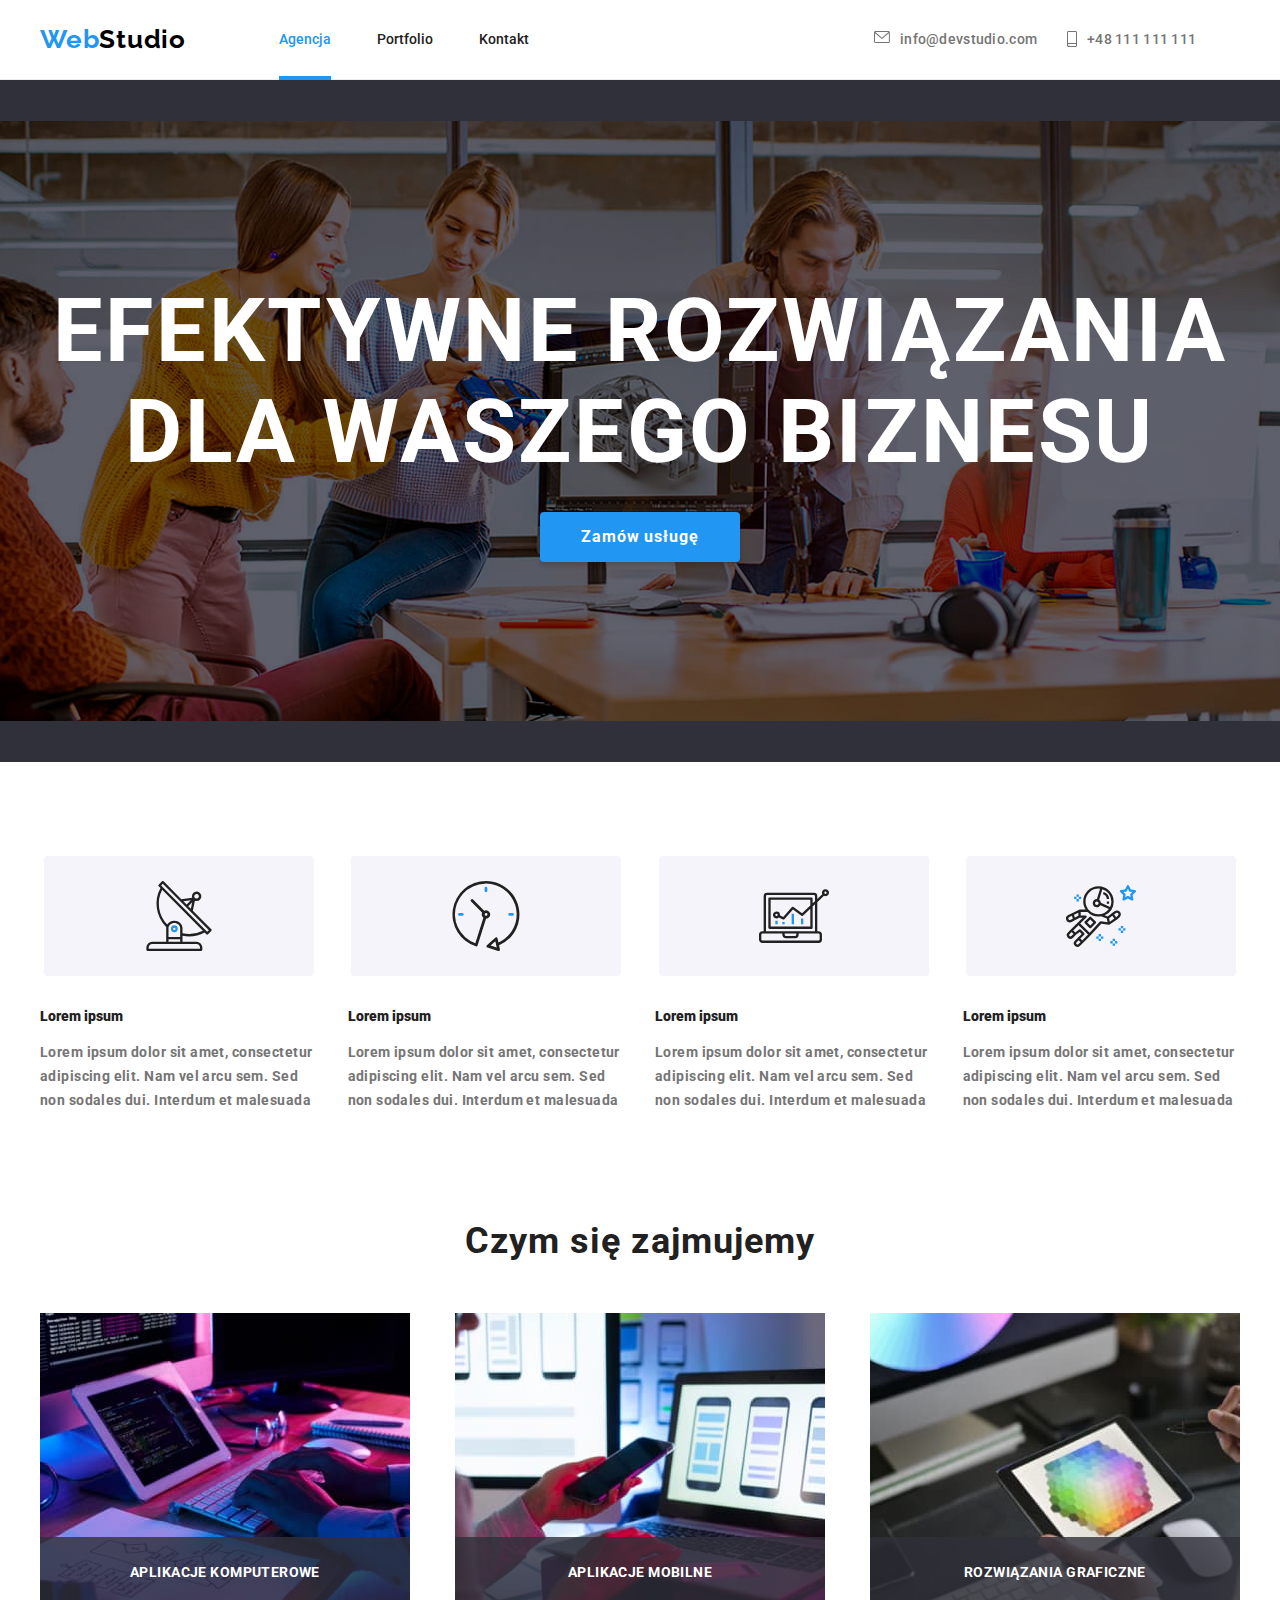
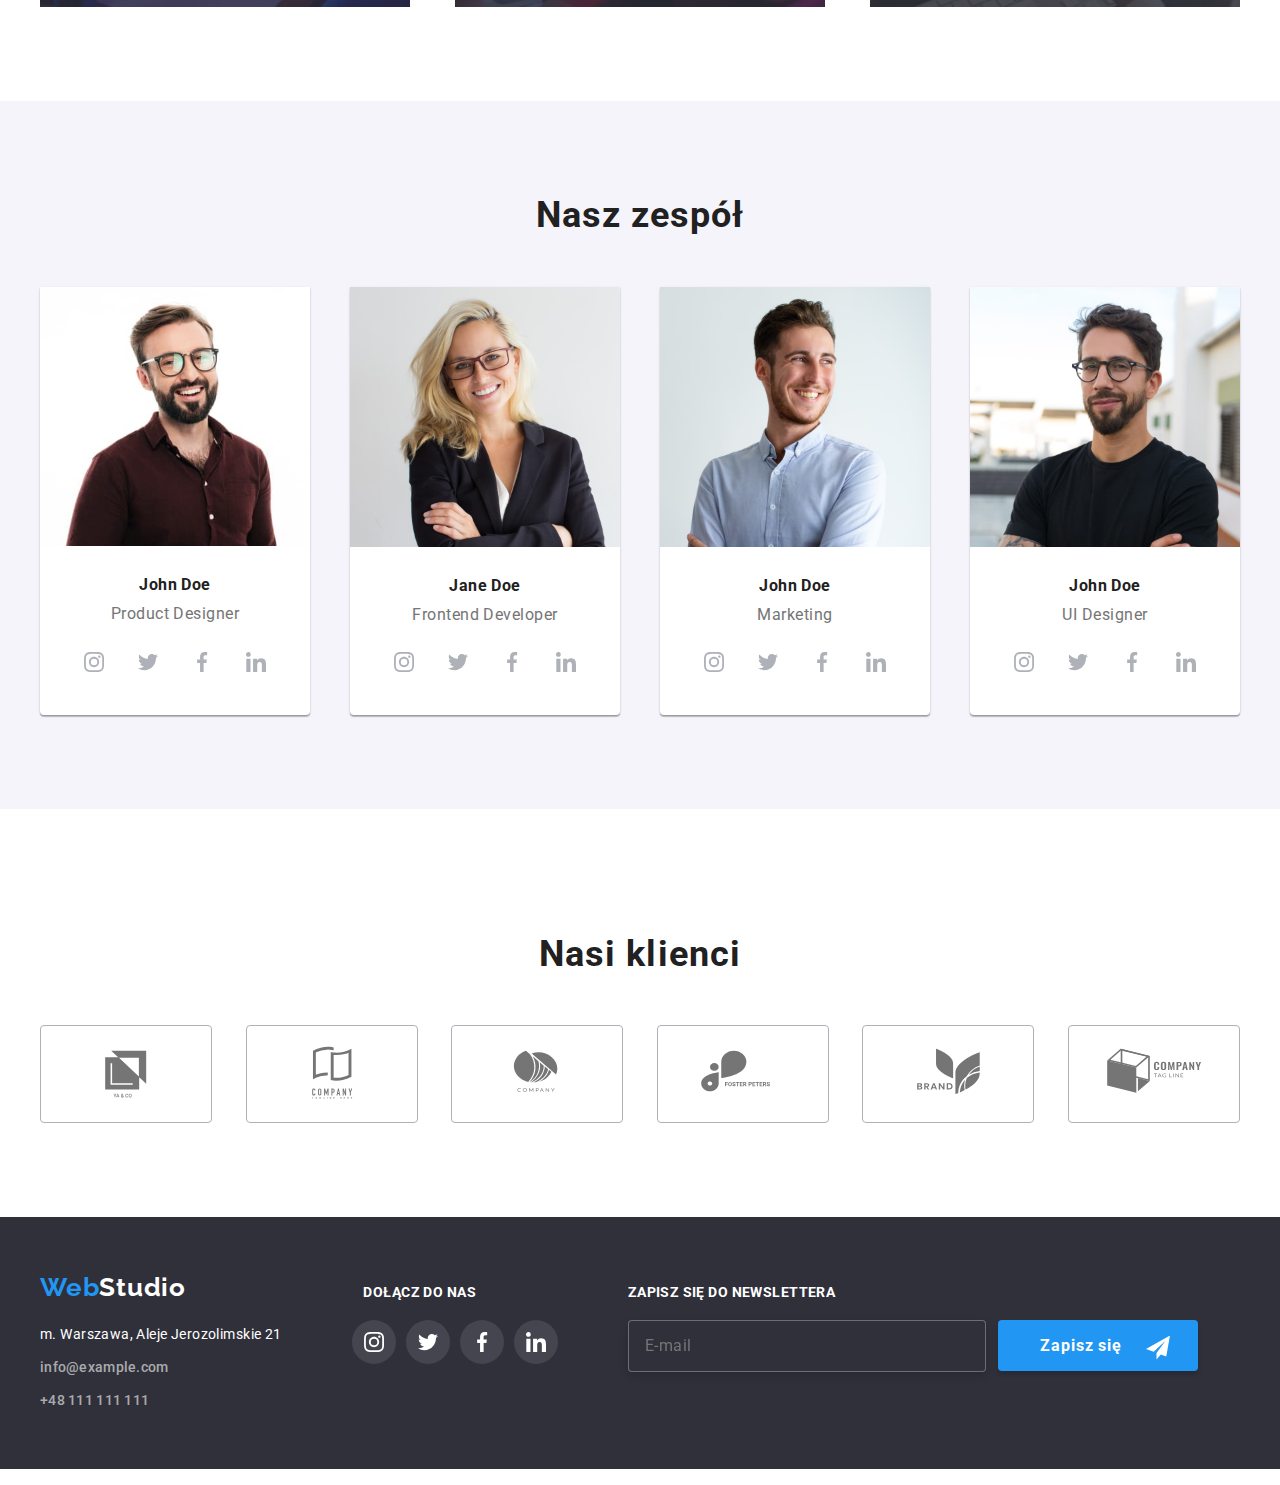
<file: index.html>
<!DOCTYPE html>
<html lang="pl">
  <head>
    <meta charset="UTF-8" />
    <meta http-equiv="X-UA-Compatible" content="IE=edge" />
    <meta name="viewport" content="width=device-width, initial-scale=1.0" />
    <title>Studio</title>
    <link
      href="https://fonts.googleapis.com/css2?family=Raleway:wght@700&family=Roboto:wght@400;500;700;900&display=swap"
      rel="stylesheet"
    />
    <link
      rel="stylesheet"
      href="https://cdnjs.cloudflare.com/ajax/libs/modern-normalize/1.0.0/modern-normalize.min.css"
    />
    <link rel="stylesheet" href="./css/styles.css" />
    <style>
      body {
        font-family: "Roboto", sans-serif;
      }
    </style>
  </head>

  <body>
    <header class="border-headline">
      <div class="container headline">
        <a href="index.html" class="link"
          ><h3 class="logo">
            <span style="color: #2196f3">Web</span
            ><span style="color: #000000">Studio</span>
          </h3>
        </a>
        <nav>
          <ul class="navigation button-headline pointer">
            <li><a href="agencja" class="link bluelink index">Agencja</a></li>
            <li><a href="./portfolio.html" class="link">Portfolio</a></li>
            <li><a href="kontakt" class="link">Kontakt</a></li>
          </ul>
        </nav>
        <div class="contact">
          <a href="mailto:info@devstudio.com" class="contact-color link"
            ><svg class="envelope" width="16" height="12">
              <use href="./images/icons.svg#icon-envelope"></use>
            </svg>
            info@devstudio.com
          </a>

          <a href="tel:+48111111111" class="contact-color link">
            <svg class="smartphone" width="10" height="16">
              <use href="./images/icons.svg#icon-smartphone"></use>
            </svg>
            +48 111 111 111</a
          >
        </div>
      </div>
    </header>

    <main>
      <section class="overlay">
        <div class="container">
          <div class="main-text box">
            <h1>
              efektywne rozwiązania <br />
              dla waszego biznesu
            </h1>
            <button type="button" class="main-button" data-modal-open>
              Zamów usługę
            </button>
          </div>
        </div>
      </section>

      <section class="section section-lorem">
        <div class="container">
          <div class="lorem-svg">
            <svg class="antenna" width="270" height="120">
              <use href="./images/icons.svg#icon-antenna"></use>
            </svg>

            <svg class="clock" width="270" height="120">
              <use href="./images/icons.svg#icon-clock"></use>
            </svg>

            <svg class="diagram" width="270" height="120">
              <use href="./images/icons.svg#icon-diagram"></use>
            </svg>

            <svg class="astronaut" width="270" height="120">
              <use href="./images/icons.svg#icon-astronaut"></use>
            </svg>
          </div>

          <ul class="text-background-color box-lorem">
            <li class="text">
              <b>Lorem ipsum</b>

              <p class="text-describe">
                Lorem ipsum dolor sit amet, consectetur adipiscing elit. Nam vel
                arcu sem. Sed non sodales dui. Interdum et malesuada
              </p>
            </li>

            <li class="text">
              <b>Lorem ipsum</b>

              <p class="text-describe">
                Lorem ipsum dolor sit amet, consectetur adipiscing elit. Nam vel
                arcu sem. Sed non sodales dui. Interdum et malesuada
              </p>
            </li>

            <li class="text">
              <b>Lorem ipsum</b>

              <p class="text-describe">
                Lorem ipsum dolor sit amet, consectetur adipiscing elit. Nam vel
                arcu sem. Sed non sodales dui. Interdum et malesuada
              </p>
            </li>

            <li class="text">
              <b>Lorem ipsum</b>

              <p class="text-describe">
                Lorem ipsum dolor sit amet, consectetur adipiscing elit. Nam vel
                arcu sem. Sed non sodales dui. Interdum et malesuada
              </p>
            </li>
          </ul>
        </div>
      </section>

      <section class="section">
        <div class="container">
          <h2 class="job-describe">Czym się zajmujemy</h2>
          <ul class="photo-main photo-box">
            <div class="thumb">
              <li>
                <img
                  src="./images/img.jpg"
                  alt="Osoba pisząca na klawiaturze"
                  width="370"
                  height="294"
                />
                <p class="label">Aplikacje komputerowe</p>
              </li>
            </div>

            <div class="thumb">
              <li>
                <img
                  src="./images/img1.jpg"
                  alt="Osoba trzymająca telefon"
                  width="370"
                  height="294"
                />
                <p class="label">Aplikacje mobilne</p>
              </li>
            </div>

            <div class="thumb">
              <li>
                <img
                  src="./images/img2.jpg"
                  alt="Osoba wybierająca kolor z palety kolorów na tablecie"
                  width="370"
                  height="294"
                />
                <p class="label">Rozwiązania graficzne</p>
              </li>
            </div>
          </ul>
        </div>
      </section>

      <section class="section section-team">
        <div class="container">
          <h2 class="team-describe">Nasz zespół</h2>
          <ul class="box-team">
            <li>
              <figure class="img">
                <img
                  src="./images/img3.jpg"
                  alt="Uśmiechnięty mężczyzna w okularach"
                  width="270"
                  height="260"
                />
                <figcaption>
                  <p class="photo"><b>John Doe </b></p>
                  <p class="photo-describe">Product Designer</p>
                </figcaption>
                <div class="sm-icon">
                  <a
                    class="social-media-icon"
                    href="https://www.instagram.com"
                    target="_blank"
                  >
                    <svg class="icon">
                      <use
                        href="./images/icons.svg#icon-instagram"
                        width="20"
                        height="20"
                        x="12"
                        y="12"
                      ></use>
                    </svg>
                  </a>
                  <a
                    class="social-media-icon"
                    href="https://twitter.com"
                    target="_blank"
                  >
                    <svg class="icon">
                      <use
                        href="./images/icons.svg#icon-twitter"
                        width="20"
                        height="20"
                        x="12"
                        y="12"
                      ></use>
                    </svg>
                  </a>

                  <a
                    class="social-media-icon"
                    href="https://www.facebook.com"
                    target="_blank"
                  >
                    <svg class="icon">
                      <use
                        href="./images/icons.svg#icon-facebook"
                        width="20"
                        height="20"
                        x="12"
                        y="12"
                      ></use>
                    </svg>
                  </a>

                  <a
                    class="social-media-icon"
                    href="https://www.linkedin.com"
                    target="_blank"
                  >
                    <svg class="icon">
                      <use
                        href="./images/icons.svg#icon-linkedin"
                        width="20"
                        height="20"
                        x="12"
                        y="12"
                      ></use>
                    </svg>
                  </a>
                </div>
              </figure>
            </li>

            <li>
              <figure class="img">
                <img
                  src="./images/img4.jpg"
                  alt="Uśmiechnięta kobieta w kwadratowych okularach"
                  width="270"
                  height="260"
                />
                <figcaption>
                  <p class="photo"><b>Jane Doe </b></p>
                  <p class="photo-describe">Frontend Developer</p>
                </figcaption>
                <div class="sm-icon">
                  <a
                    class="social-media-icon"
                    href="https://www.instagram.com"
                    target="_blank"
                  >
                    <svg class="icon">
                      <use
                        href="./images/icons.svg#icon-instagram"
                        width="20"
                        height="20"
                        x="12"
                        y="12"
                      ></use>
                    </svg>
                  </a>

                  <a
                    class="social-media-icon"
                    href="https://twitter.com"
                    target="_blank"
                  >
                    <svg class="icon">
                      <use
                        href="./images/icons.svg#icon-twitter"
                        width="20"
                        height="20"
                        x="12"
                        y="12"
                      ></use>
                    </svg>
                  </a>

                  <a
                    class="social-media-icon"
                    href="https://www.facebook.com"
                    target="_blank"
                  >
                    <svg class="icon">
                      <use
                        href="./images/icons.svg#icon-facebook"
                        width="20"
                        height="20"
                        x="12"
                        y="12"
                      ></use>
                    </svg>
                  </a>

                  <a
                    class="social-media-icon"
                    href="https://www.linkedin.com"
                    target="_blank"
                  >
                    <svg class="icon">
                      <use
                        href="./images/icons.svg#icon-linkedin"
                        width="20"
                        height="20"
                        x="12"
                        y="12"
                      ></use>
                    </svg>
                  </a>
                </div>
              </figure>
            </li>

            <li>
              <figure class="img">
                <img
                  src="./images/img5.jpg"
                  alt="Uśmiechnięty mężczyzna patrzący w lewo"
                  width="270"
                  height="260"
                />
                <figcaption>
                  <p class="photo"><b>John Doe</b></p>
                  <p class="photo-describe">Marketing</p>
                </figcaption>
                <div class="sm-icon">
                  <a
                    class="social-media-icon"
                    href="https://www.instagram.com"
                    target="_blank"
                  >
                    <svg class="icon">
                      <use
                        href="./images/icons.svg#icon-instagram"
                        width="20"
                        height="20"
                        x="12"
                        y="12"
                      ></use>
                    </svg>
                  </a>

                  <a
                    class="social-media-icon"
                    href="https://twitter.com"
                    target="_blank"
                  >
                    <svg class="icon">
                      <use
                        href="./images/icons.svg#icon-twitter"
                        width="20"
                        height="20"
                        x="12"
                        y="12"
                      ></use>
                    </svg>
                  </a>

                  <a
                    class="social-media-icon"
                    href="https://www.facebook.com"
                    target="_blank"
                  >
                    <svg class="icon">
                      <use
                        href="./images/icons.svg#icon-facebook"
                        width="20"
                        height="20"
                        x="12"
                        y="12"
                      ></use>
                    </svg>
                  </a>

                  <a
                    class="social-media-icon"
                    href="https://www.linkedin.com"
                    target="_blank"
                  >
                    <svg class="icon">
                      <use
                        href="./images/icons.svg#icon-linkedin"
                        width="20"
                        height="20"
                        x="12"
                        y="12"
                      ></use>
                    </svg>
                  </a>
                </div>
              </figure>
            </li>

            <li class="photo-main">
              <figure class="img">
                <img
                  src="./images/img6.jpg"
                  alt="Delikatnie uśmiechnięty mężczyzna w okrągłych okularach"
                  width="270"
                  height="260"
                />
                <figcaption>
                  <p class="photo"><b>John Doe</b></p>
                  <p class="photo-describe">UI Designer</p>
                </figcaption>
                <div class="sm-icon">
                  <a
                    class="social-media-icon"
                    href="https://www.instagram.com"
                    target="_blank"
                  >
                    <svg class="icon">
                      <use
                        href="./images/icons.svg#icon-instagram"
                        width="20"
                        height="20"
                        x="12"
                        y="12"
                      ></use>
                    </svg>
                  </a>

                  <a
                    class="social-media-icon"
                    href="https://twitter.com"
                    target="_blank"
                  >
                    <svg class="icon">
                      <use
                        href="./images/icons.svg#icon-twitter"
                        width="20"
                        height="20"
                        x="12"
                        y="12"
                      ></use>
                    </svg>
                  </a>

                  <a
                    class="social-media-icon"
                    href="https://www.facebook.com"
                    target="_blank"
                  >
                    <svg class="icon">
                      <use
                        href="./images/icons.svg#icon-facebook"
                        width="20"
                        height="20"
                        x="12"
                        y="12"
                      ></use>
                    </svg>
                  </a>

                  <a
                    class="social-media-icon"
                    href="https://www.linkedin.com"
                    target="_blank"
                  >
                    <svg class="icon">
                      <use
                        href="./images/icons.svg#icon-linkedin"
                        width="20"
                        height="20"
                        x="12"
                        y="12"
                      ></use>
                    </svg>
                  </a>
                </div>
              </figure>
            </li>
          </ul>
        </div>
      </section>

      <section class="section our-client">
        <div class="container">
          <h2 class="client">Nasi klienci</h2>

          <ul class="our-client-logo">
            <li class="our-client-border">
              <a class="logo-list" href="./index.html">
                <svg class="client1" width="170" height="92">
                  <use href="./images/icons.svg#icon-client1"></use>
                </svg>
              </a>
            </li>

            <li class="our-client-border">
              <a class="logo-list" href="./index.html">
                <svg class="client2" width="170" height="92">
                  <use href="./images/icons.svg#icon-client2"></use>
                </svg>
              </a>
            </li>

            <li class="our-client-border">
              <a class="logo-list" href="./index.html">
                <svg class="client3" width="170" height="92">
                  <use href="./images/icons.svg#icon-client3"></use>
                </svg>
              </a>
            </li>

            <li class="our-client-border">
              <a class="logo-list" href="./index.html">
                <svg class="client4" width="170" height="92">
                  <use href="./images/icons.svg#icon-client4"></use>
                </svg>
              </a>
            </li>

            <li class="our-client-border">
              <a class="logo-list" href="./index.html">
                <svg class="client5" width="170" height="92">
                  <use href="./images/icons.svg#icon-client5"></use>
                </svg>
              </a>
            </li>

            <li class="our-client-border">
              <a class="logo-list" href="./index.html">
                <svg class="client6" width="170" height="92">
                  <use href="./images/icons.svg#icon-client6"></use>
                </svg>
              </a>
            </li>
          </ul>
        </div>
      </section>
    </main>

    <footer>
      <section class="footnote overlay2">
        <div class="container footnote-box">
          <div class="logo-address-box">
            <a href="index.html" class="link"
              ><h3 class="logo">
                <span style="color: #2196f3">Web</span
                ><span style="color: #ffffff">Studio</span>
              </h3>
            </a>

            <div class="address-box">
              <address class="location">
                m. Warszawa, Aleje Jerozolimskie 21
              </address>
              <address>
                <a class="contact-color link" href="mailto:info@example.com"
                  >info@example.com</a
                >
              </address>
              <address>
                <a class="contact-color link" href="tel:+48111111111"
                  >+48 111 111 111</a
                >
              </address>
            </div>
          </div>

          <div class="join-us-box">
            <p class="join-us">DOŁĄCZ DO NAS</p>
            <div class="sm-footer-box">
              <a
                class="sm-footer"
                href="https://www.instagram.com"
                target="_blank"
              >
                <svg class="instagram-footer">
                  <use
                    href="./images/icons.svg#icon-instagram"
                    width="20"
                    height="20"
                    x="12"
                    y="12"
                  ></use>
                </svg>
              </a>
              <a class="sm-footer" href="https://twitter.com" target="_blank">
                <svg class="twitter-footer">
                  <use
                    href="./images/icons.svg#icon-twitter"
                    width="20"
                    height="20"
                    x="12"
                    y="12"
                  ></use>
                </svg>
              </a>
              <a
                class="sm-footer"
                href="https://www.facebook.com"
                target="_blank"
              >
                <svg class="facebook-footer">
                  <use
                    href="./images/icons.svg#icon-facebook"
                    width="20"
                    height="20"
                    x="12"
                    y="12"
                  ></use>
                </svg>
              </a>
              <a class="sm-footer" href="https://linkedin.com" target="_blank">
                <svg class="linkedin-footer">
                  <use
                    href="./images/icons.svg#icon-linkedin"
                    width="20"
                    height="20"
                    x="12"
                    y="12"
                  ></use>
                </svg>
              </a>
            </div>
          </div>

          <form class="form-footer">
            <label class="sign-up" for="email-newsletter"
              >Zapisz się do newslettera</label
            >
            <div class="form">
              <input
                id="email-newsletter"
                class="mail-form"
                type="email"
                name="email"
                placeholder="E-mail"
              />
              <button type="submit" class="btn-send">
                Zapisz się
                <svg class="icon-send">
                  <use
                    href="./images/icons.svg#icon-icon-send"
                    width="24"
                    height="24"
                    x="0"
                    y="0"
                  ></use>
                </svg>
              </button>
            </div>
          </form>
        </div>
      </section>
    </footer>
    <div class="backdrop is-hidden animation" data-modal>
      <div class="modal">
        <button type="button" class="button-close" data-modal-close>X</button>

        <h3 class="header-form">Zostaw swoje dane w formularzu poniżej</h3>
        <form class="modal-form">
          <label class="label-name"
            >Imię
            <input type="text" name="fullname" class="modal-input" />
            <svg class="form-icon">
              <use
                href="./images/icons.svg#icon-person"
                width="12"
                height="12"
              ></use>
            </svg>
          </label>
          <label class="label-name"
            >Telefon
            <input type="tel" name="telephone" class="modal-input" />
            <svg class="form-icon">
              <use
                href="./images/icons.svg#icon-phone-black"
                width="13"
                height="13"
              ></use>
            </svg>
          </label>
          <label class="label-name"
            >Email
            <input type="email" name="email" class="modal-input" />
            <svg class="form-icon">
              <use
                href="./images/icons.svg#icon-email-black"
                width="15"
                height="12"
              ></use>
            </svg>
          </label>
          <label class="comment"
            >Komentarz
            <textarea
              name="comment"
              class="modal-input form-text"
              placeholder="Wprowadź tekst"
            ></textarea>
          </label>

          <label class="declaration">
            <input
              type="checkbox"
              name="declaration"
              value="agreement"
              class="checkbox"
            />
            <svg class="check-icon" width="16" height="15">
              <use
                href="./images/icons.svg#icon-Vector"
                width="11"
                height="8"
                x="3"
                y="3"
              ></use>
            </svg>
            <span>
              Oświadczam iż akceptuję <a href class="form-link">Regulamin </a> i
              <a href class="form-link">Politykę Prywatności</a>.</span
            >
          </label>
          <button type="submit" class="modal-form-btn">Wyślij</button>
        </form>
      </div>
    </div>
    <script src="./js/modal.js"></script>
  </body>
</html>
</file>
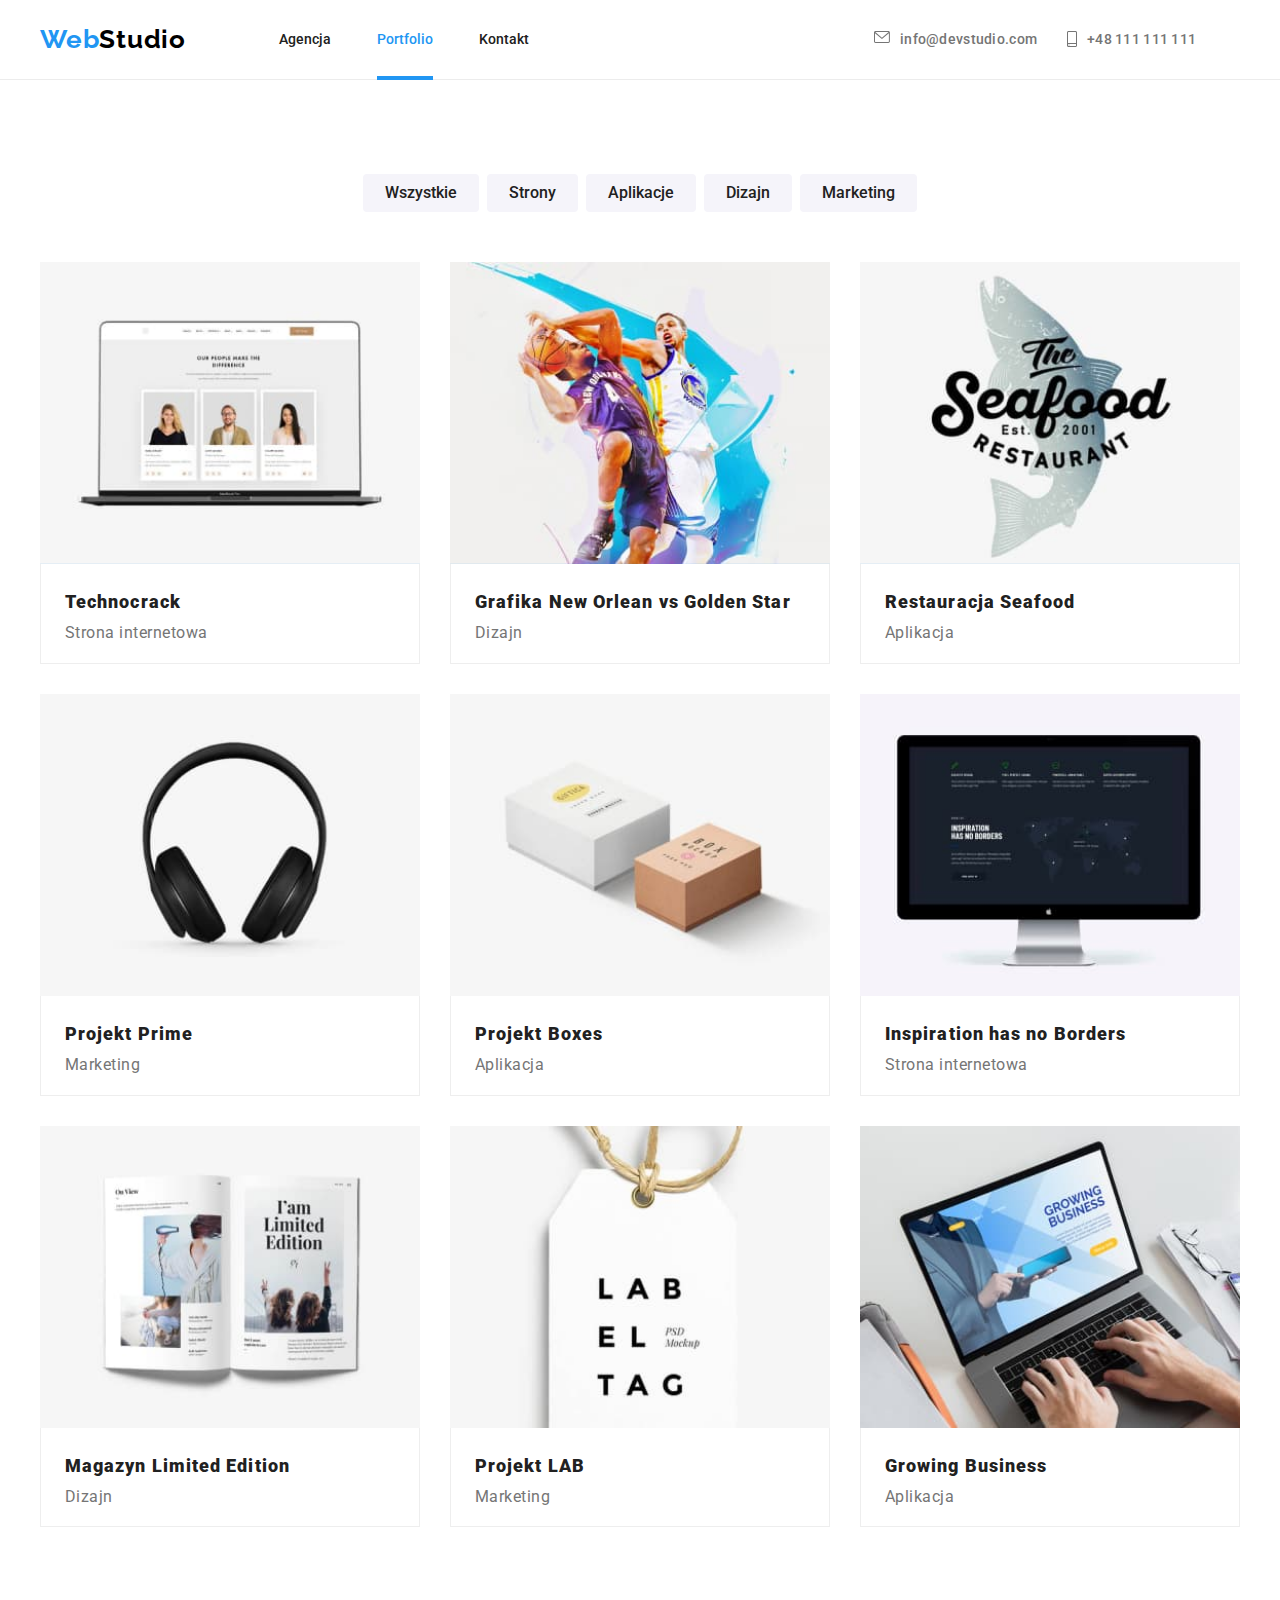
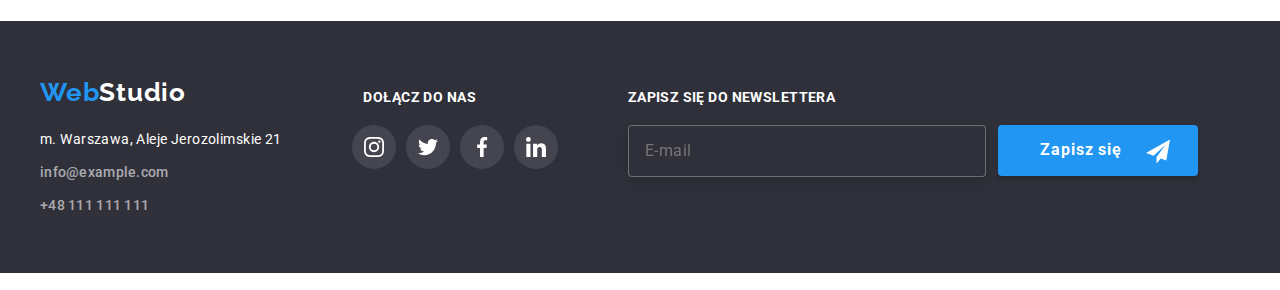
<file: portfolio.html>
<!DOCTYPE html>
<html lang="pl">
  <head>
    <meta charset="UTF-8" />
    <meta http-equiv="X-UA-Compatible" content="IE=edge" />
    <meta name="viewport" content="width=device-width, initial-scale=1.0" />
    <title>Portfolio</title>
    <link
      href="https://fonts.googleapis.com/css2?family=Raleway:wght@700&family=Roboto:wght@400;500;700;900&display=swap"
      rel="stylesheet"
    />
    <link
      rel="stylesheet"
      href="https://cdnjs.cloudflare.com/ajax/libs/modern-normalize/1.0.0/modern-normalize.min.css"
    />
    <link rel="stylesheet" href="./css/styles.css" />
    <style>
      body {
        font-family: "Roboto", "Raleway", sans-serif;
      }
    </style>
  </head>

  <body>
    <header class="border-headline">
      <div class="container headline">
        <a href="./index.html" class="link"
          ><h3 class="logo">
            <span style="color: #2196f3">Web</span
            ><span style="color: #000000">Studio</span>
          </h3>
        </a>
        <nav>
          <ul class="navigation button-headline pointer">
            <li>
              <a href="./index.html" class="link">Agencja</a>
            </li>
            <li>
              <a href="portfolio.html" class="link bluelink portfolio"
                >Portfolio</a
              >
            </li>
            <li><a href="kontakt" class="link">Kontakt</a></li>
          </ul>
        </nav>
        <div class="contact">
          <a href="mailto:info@devstudio.com" class="contact-color link"
            ><svg class="envelope" width="16" height="12">
              <use href="./images/icons.svg#icon-envelope"></use>
            </svg>
            info@devstudio.com
          </a>

          <a href="tel:+48111111111" class="contact-color link">
            <svg class="smartphone" width="10" height="16">
              <use href="./images/icons.svg#icon-smartphone"></use>
            </svg>
            +48 111 111 111</a
          >
        </div>
      </div>
    </header>

    <main class="main-background-color">
      <div class="container section">
        <div class="button-portfolio cursors">
          <ul class="btn-portfolio-box">
            <li><button type="button" class="button">Wszystkie</button></li>
            <li><button type="button" class="button">Strony</button></li>
            <li><button type="button" class="button">Aplikacje</button></li>
            <li><button type="button" class="button">Dizajn</button></li>
            <li><button type="button" class="button">Marketing</button></li>
          </ul>
        </div>

        <ul class="cards-box">
          <li class="cards-items">
            <figure>
              <div class="portfolio-image">
                <img
                  src="./images/img7.jpg"
                  alt="Otwarty laptop"
                  width="370"
                  height="294"
                />
                <div class="overlay-portfolio">
                  <p>
                    Technocrack jest popularną platformą wykorzystywaną do
                    rozpowszechniania koronawirusa. Firmy wykorzystują tę
                    platformę do celów szpiegowskich i ataków na
                    niezabezpieczone serwery konkurencji
                  </p>
                </div>
              </div>

              <figcaption class="border-image">
                <p class="photo-portfolio"><b>Technocrack</b></p>
                <p class="photo-describe-portfolio">Strona internetowa</p>
              </figcaption>
            </figure>
          </li>

          <li class="cards-items">
            <figure>
              <div class="portfolio-image">
                <img
                  src="./images/img8.jpg"
                  alt="Dwóch koszykarzy w wyskoku"
                  width="370"
                  height="294"
                />
                <div class="overlay-portfolio">
                  <p>
                    Technocrack jest popularną platformą wykorzystywaną do
                    rozpowszechniania koronawirusa. Firmy wykorzystują tę
                    platformę do celów szpiegowskich i ataków na
                    niezabezpieczone serwery konkurencji
                  </p>
                </div>
              </div>

              <figcaption class="border-image">
                <p class="photo-portfolio">
                  <b>Grafika New Orlean vs Golden Star</b>
                </p>
                <p class="photo-describe-portfolio">Dizajn</p>
              </figcaption>
            </figure>
          </li>
          <li class="cards-items">
            <figure>
              <div class="portfolio-image">
                <img
                  src="./images/img9.jpg"
                  alt="Logo restauracji"
                  width="370"
                  height="294"
                />
                <div class="overlay-portfolio">
                  <p>
                    Technocrack jest popularną platformą wykorzystywaną do
                    rozpowszechniania koronawirusa. Firmy wykorzystują tę
                    platformę do celów szpiegowskich i ataków na
                    niezabezpieczone serwery konkurencji
                  </p>
                </div>
              </div>

              <figcaption class="border-image">
                <p class="photo-portfolio"><b>Restauracja Seafood</b></p>
                <p class="photo-describe-portfolio">Aplikacja</p>
              </figcaption>
            </figure>
          </li>
          <li class="cards-items">
            <figure>
              <div class="portfolio-image">
                <img
                  src="./images/img10.jpg"
                  alt="Czarne słuchawki"
                  width="370"
                  height="294"
                />
                <div class="overlay-portfolio">
                  <p>
                    Technocrack jest popularną platformą wykorzystywaną do
                    rozpowszechniania koronawirusa. Firmy wykorzystują tę
                    platformę do celów szpiegowskich i ataków na
                    niezabezpieczone serwery konkurencji
                  </p>
                </div>
              </div>

              <figcaption class="border-image">
                <p class="photo-portfolio"><b>Projekt Prime</b></p>
                <p class="photo-describe-portfolio">Marketing</p>
              </figcaption>
            </figure>
          </li>
          <li class="cards-items">
            <figure>
              <div class="portfolio-image">
                <img
                  src="./images/img11.jpg"
                  alt="Dwa różnej wielkości pudełka"
                  width="370"
                  height="294"
                />
                <div class="overlay-portfolio">
                  <p>
                    Technocrack jest popularną platformą wykorzystywaną do
                    rozpowszechniania koronawirusa. Firmy wykorzystują tę
                    platformę do celów szpiegowskich i ataków na
                    niezabezpieczone serwery konkurencji
                  </p>
                </div>
              </div>

              <figcaption class="border-image">
                <p class="photo-portfolio"><b>Projekt Boxes</b></p>
                <p class="photo-describe-portfolio">Aplikacja</p>
              </figcaption>
            </figure>
          </li>
          <li class="cards-items">
            <figure>
              <div class="portfolio-image">
                <img
                  src="./images/img12.jpg"
                  alt="Monitor komputera"
                  width="370"
                  height="294"
                />
                <div class="overlay-portfolio">
                  <p>
                    Technocrack jest popularną platformą wykorzystywaną do
                    rozpowszechniania koronawirusa. Firmy wykorzystują tę
                    platformę do celów szpiegowskich i ataków na
                    niezabezpieczone serwery konkurencji
                  </p>
                </div>
              </div>

              <figcaption class="border-image">
                <p class="photo-portfolio"><b>Inspiration has no Borders</b></p>
                <p class="photo-describe-portfolio">Strona internetowa</p>
              </figcaption>
            </figure>
          </li>
          <li class="cards-items">
            <figure>
              <div class="portfolio-image">
                <img
                  src="./images/img13.jpg"
                  alt="Otwarty magazyn"
                  width="370"
                  height="294"
                />
                <div class="overlay-portfolio">
                  <p>
                    Technocrack jest popularną platformą wykorzystywaną do
                    rozpowszechniania koronawirusa. Firmy wykorzystują tę
                    platformę do celów szpiegowskich i ataków na
                    niezabezpieczone serwery konkurencji
                  </p>
                </div>
              </div>

              <figcaption class="border-image">
                <p class="photo-portfolio"><b>Magazyn Limited Edition</b></p>
                <p class="photo-describe-portfolio">Dizajn</p>
              </figcaption>
            </figure>
          </li>
          <li class="cards-items">
            <figure>
              <div class="portfolio-image">
                <img
                  src="./images/img14.jpg"
                  alt="Etykieta"
                  width="370"
                  height="294"
                />
                <div class="overlay-portfolio">
                  <p>
                    Technocrack jest popularną platformą wykorzystywaną do
                    rozpowszechniania koronawirusa. Firmy wykorzystują tę
                    platformę do celów szpiegowskich i ataków na
                    niezabezpieczone serwery konkurencji
                  </p>
                </div>
              </div>

              <figcaption class="border-image">
                <p class="photo-portfolio"><b>Projekt LAB</b></p>
                <p class="photo-describe-portfolio">Marketing</p>
              </figcaption>
            </figure>
          </li>
          <li class="cards-items">
            <figure>
              <div class="portfolio-image">
                <img
                  src="./images/img15.jpg"
                  alt="Osoba pisząca na laptopie"
                  width="370"
                  height="294"
                />
                <div class="overlay-portfolio">
                  <p>
                    Technocrack jest popularną platformą wykorzystywaną do
                    rozpowszechniania koronawirusa. Firmy wykorzystują tę
                    platformę do celów szpiegowskich i ataków na
                    niezabezpieczone serwery konkurencji
                  </p>
                </div>
              </div>

              <figcaption class="border-image">
                <p class="photo-portfolio"><b>Growing Business</b></p>
                <p class="photo-describe-portfolio">Aplikacja</p>
              </figcaption>
            </figure>
          </li>
        </ul>
      </div>
    </main>

    <footer>
      <section class="footnote overlay2">
        <div class="container footnote-box">
          <div class="logo-address-box">
            <a href="index.html" class="link"
              ><h3 class="logo">
                <span style="color: #2196f3">Web</span
                ><span style="color: #ffffff">Studio</span>
              </h3>
            </a>

            <div class="address-box">
              <address class="location">
                m. Warszawa, Aleje Jerozolimskie 21
              </address>
              <address>
                <a class="contact-color link" href="mailto:info@example.com"
                  >info@example.com</a
                >
              </address>
              <address>
                <a class="contact-color link" href="tel:+48111111111"
                  >+48 111 111 111</a
                >
              </address>
            </div>
          </div>

          <div class="join-us-box">
            <p class="join-us">DOŁĄCZ DO NAS</p>
            <div class="sm-footer-box">
              <a
                class="sm-footer"
                href="https://www.instagram.com"
                target="_blank"
              >
                <svg class="instagram-footer">
                  <use
                    href="./images/icons.svg#icon-instagram"
                    width="20"
                    height="20"
                    x="12"
                    y="12"
                  ></use>
                </svg>
              </a>
              <a class="sm-footer" href="https://twitter.com" target="_blank">
                <svg class="twitter-footer">
                  <use
                    href="./images/icons.svg#icon-twitter"
                    width="20"
                    height="20"
                    x="12"
                    y="12"
                  ></use>
                </svg>
              </a>
              <a
                class="sm-footer"
                href="https://www.facebook.com"
                target="_blank"
              >
                <svg class="facebook-footer">
                  <use
                    href="./images/icons.svg#icon-facebook"
                    width="20"
                    height="20"
                    x="12"
                    y="12"
                  ></use>
                </svg>
              </a>
              <a class="sm-footer" href="https://linkedin.com" target="_blank">
                <svg class="linkedin-footer">
                  <use
                    href="./images/icons.svg#icon-linkedin"
                    width="20"
                    height="20"
                    x="12"
                    y="12"
                  ></use>
                </svg>
              </a>
            </div>
          </div>
          <form class="form-footer">
            <label class="sign-up" for="email-newsletter"
              >Zapisz się do newslettera</label
            >
            <div class="form">
              <input
                id="email-newsletter"
                class="mail-form"
                type="email"
                name="email"
                placeholder="E-mail"
              />
              <button type="submit" class="btn-send">
                Zapisz się
                <svg class="icon-send">
                  <use
                    href="./images/icons.svg#icon-icon-send"
                    width="24"
                    height="24"
                    x="0"
                    y="0"
                  ></use>
                </svg>
              </button>
            </div>
          </form>
        </div>
      </section>
    </footer>
  </body>
</html>
</file>
<file: css/styles.css>
:root {
  --text-color: #757575;
  --text2-color: #2196f3;
  --text3-color: #212121;
  --text4-color: #ffffff;
  --text5-color: #ffffff99;
  --background-color: #2f303a;
  --background2-color: #f5f4fa;
  --background3-color: #e5e5e5;
  --background4-color: #ffffff;
  --background5-color: #2196f3;
  --border-color: #ececec;
  --border2-color: #eeeeee;
  --border3: #afb1b8;
}

body {
  font-family: "Roboto", "Raleway", sans-serif;
  color: var(--text-color);
}

ul {
  list-style: none;
  padding: 0;
  margin: 0 auto;
}

figure {
  margin: 0 auto;
  padding: 0;
}

h1 {
  margin: 0 auto;
}

.container {
  width: 1200px;
  margin: 0 auto;
}

textarea {
  resize: none; 
}

.overlay {
  width: 100%;
  background-color: var(--background-color);
  background-image: linear-gradient(rgba(0, 0, 0, 0.3), rgba(0, 0, 0, 0.3)),
    url("../images/imgbackground.jpg");
  background-size: 1600px 600px;
  background-repeat: no-repeat;
  background-position: center;
}

.overlay2 {
  background-color: var(--background-color);
}

.section {
  padding: 94px 0;
}

img {
  display: block;
  width: 100%;
  height: auto;
}

/* index + portfolio*/

/* HEADER */
.headline {
  display: flex;
  align-items: center;
  padding: 24px 0;
  background-color: var(--background4-color);
}

.headline .link {
  text-decoration: none;
}

.logo {
  font-family: "Raleway";
  color: #2196f3;
  font-weight: 700;
  font-size: 26px;
  font-style: normal;
  line-height: 1.193;
  text-decoration: none;
  letter-spacing: 0.03em;
  margin: 0;
}

.border-headline {
  border-bottom: 1px solid var(--border-color);
}

.navigation {
  color: var(--text3-color);
  font-weight: 500px;
  font-size: 14px;
  line-height: 1.5;
  list-style: none;
  display: flex;
  flex-direction: row;
  gap: 46px;
  margin-left: 93px;
}

.navigation-list {
  display: flex;
  flex-direction: row;
  gap: 46px;
  margin-left: 93px;
}

.navigation .link {
  font-weight: 500;
  text-decoration: none;
}

.navigation .button {
  background-color: var(--background4-color);
}

.button-headline {
  cursor: pointer;
  color: var(--text3-color);
  list-style: none;
  background-color: var(--background4-color);
  transition-property: color, background-color, box-shadow;
}

.contact {
  display: flex;
  justify-content: center;
  align-items: center;
  gap: 30px;
  margin-left: 345px;
}

.contact-color {
  display: flex;
  color: var(--text-color);
  text-decoration: none;
  font-weight: 500;
  font-size: 14px;
  letter-spacing: 0.02em;
  transition-property: color, background-color, box-shadow;
}

.contact .contact-color {
  color: var(--text-color);
  transition-property: color, background-color, box-shadow;
}

.contact .contact-color:hover,
.contact .contact-color:focus {
  color: var(--text2-color);
  transition-duration: 250ms;
  transition-timing-function: cubic-bezier(0.4, 0, 0.2, 1);
}

.address-box .contact-color:hover,
.address-box .contact-color:focus {
  color: var(--text2-color);
  transition-duration: 250ms;
  transition-timing-function: cubic-bezier(0.4, 0, 0.2, 1);
}

.button-headline .link:hover,
.button-headline .link:focus {
  color: var(--text2-color);
  transition-duration: 250ms;
  transition-timing-function: cubic-bezier(0.4, 0, 0.2, 1);
}

.link {
  color: var(--text3-color);
  text-decoration: none;
  transition-duration: 250ms;
  transition-timing-function: cubic-bezier(0.4, 0, .2, 1);

}

.link:hover .link:focus {
  color: var(--text2-color);
  transition-duration: 250ms;
  transition-timing-function: cubic-bezier(0.4, 0, 0.2, 1);
}

.bluelink {
  color: var(--text2-color);
  position: relative;
}

/* FOOTER */
.footnote {
  background-color: var(--background-color);
  line-height: 1.71;
  font-size: 14px;
  letter-spacing: 0.03em;
  font-style: normal;
}

.footnote-box {
  display: flex;
  flex-direction: row;
  padding: 55.5px 0;
}

.footnote .link {
  text-decoration: none;
  font-style: normal;
}

.footnote .contact-color {
  color: var(--text5-color);
  transition-property: color, background-color, box-shadow;
}

.logo-address-box {
  display: flex;
  flex-direction: column;
}

.address-box {
  font-weight: 400px;
  display: flex;
  flex-direction: column;
  align-items: flex-start;
  gap: 9px;
  margin-top: 20px;
}

.location {
  color: var(--text4-color);
  font-weight: 400;
  font-size: 14px;
  line-height: 1.71;
  font-style: normal;
}

.join-us-box {
  margin-top: 12px;
}

.join-us {
  text-align: center;
  color: var(--text4-color);
  font-weight: 700;
  font-size: 14px;
  line-height: 16px;
  letter-spacing: 0.03em;
  margin-bottom: 20px;
  text-transform: uppercase;
  margin-top: 0;
}

.sm-footer-box {
  display: flex;
  justify-content: center;
  align-items: center;
  gap: 10px;
  fill: var(--text4-color);
  margin-left: 70px;
}

.sm-footer {
  fill: var(--text4-color);
}

/* index.html */

.section-lorem {
  padding: 94px 0 0 0;
}

.main-text {
  color: var(--text4-color);
  font-weight: 900;
  font-size: 44px;
  letter-spacing: 0.06em;
  text-align: center;
  text-transform: uppercase;
  margin: 0;
}

.box {
  display: flex;
  flex-direction: column;
  justify-content: center;
  align-items: center;
  padding: 200px 0;
  gap: 30px;
}

.main-button {
  background-color: var(--background5-color);
  color: var(--text4-color);
  font-weight: 700;
  font-size: 16px;
  font-style: normal;
  cursor: pointer;
  width: 200px;
  height: 50px;
  border-radius: 4px;
  border: none;
  text-align: center;
  letter-spacing: 0.06em;
  box-shadow: 0px 4px 4px rgb(0 0 0 / 15%);
}

.button {
  cursor: pointer;
  color: var(--text3-color);
  list-style: none;
  background-color: var(--background2-color);
  border-radius: 4px;
  border: none;
}

.button .button:hover,
.button .button:focus {
  background-color: var(--background5-color);
  color: var(--text4-color);
  border: none;
}

.box-lorem {
  display: flex;
  justify-content: flex-start;
  gap: 30px;
}

.text {
  color: var(--text3-color);
  font-weight: 700;
  font-size: 14px;
  line-height: 1.5;
  list-style: none;
}

.text-background-color {
  background-color: var(--background4-color);
}

.text-describe {
  color: var(--text-color);
  font-size: 14px;
  font-style: normal;
  font-weight: 400px;
  letter-spacing: 0.03em;
  line-height: 1.71;
}

.job-describe {
  color: var(--text3-color);
  font-weight: 700;
  font-size: 36px;
  line-height: 1.16;
  letter-spacing: 0.03em;
  list-style: none;
  text-align: center;
  margin: 0 0 50px 0;
}

.photo-box {
  display: flex;
  justify-content: space-between;
  gap: 30px;
  padding: 0;
}

.img {
  display: block;
  margin: 0 0 30px;
}

.photo {
  color: var(--text3-color);
  background-color: var(--background4-color);
  font-weight: 500;
  font-size: 16px;
  line-height: 1.18;
  letter-spacing: 0.03em;
  margin: 30px 0 10px 0;
}

.photo-describe {
  color: var(--text-color);
  background-color: var(--background4-color);
  font-size: 16px;
  line-height: 1.18;
  font-weight: 400px;
  letter-spacing: 0.03em;
  margin: 0;
  margin-bottom: 16px;
}

.team-describe {
  color: var(--text3-color);
  font-weight: 700;
  font-size: 36px;
  line-height: 1.16;
  letter-spacing: 0.03em;
  list-style: none;
  text-align: center;
  margin: 0 0 50px 0;
}

.box-team {
  display: flex;
  justify-content: space-between;
  gap: 30px;
  text-align: center;
  padding: 0;
}

.box-team li {
  display: flex;
  justify-content: center;
  width: 270px;
  height: 428px;
  left: 1115px;
  top: 1635px;
  background-color: var(--background4-color);
  box-shadow: 0px 1px 3px rgba(0, 0, 0, 0.12), 0px 1px 1px rgba(0, 0, 0, 0.14),
    0px 2px 1px rgba(0, 0, 0, 0.2);
  border-radius: 0px 0px 4px 4px;
}

.section-team {
  background-color: var(--background2-color);
  width: 100%;
}

/* portfolio */

.main-background-color {
  background-color: var(--background4-color);
}

.button-portfolio {
  color: var(--text3-color);
  background-color: var(--background4-color);
  left: 661px;
  top: 180px;
  font-family: "Roboto";
  font-style: normal;
  letter-spacing: 0.03em;
  text-align: center;
  border-radius: 4px;
  border: none;
}

.button-portfolio .button {
  padding: 6px 22px;
  font-weight: 500;
  font-size: 16px;
  line-height: 1.625;
  transition-duration: 250ms;
  transition-timing-function: cubic-bezier(0.4, 0, 0.2, 1);
}

.button-portfolio .button:hover,
.button-portfolio .button:focus {
  background-color: var(--background5-color);
  color: var(--text4-color);
  border: none;
  box-shadow: 0px 3px 1px rgba(0, 0, 0, 0.1), 0px 1px 2px rgba(0, 0, 0, 0.08),
    0px 2px 2px rgba(0, 0, 0, 0.12);
  transition-duration: 250ms;
  transition-timing-function: cubic-bezier(0.4, 0, 0.2, 1);
}

.btn-portfolio-box {
  display: flex;
  justify-content: center;
  gap: 8px;
  margin-bottom: 50px;
}

.cards-box {
  display: flex;
  flex-wrap: wrap;
  justify-content: center;
  gap: 30px;
  padding: 0;
}

.cards-items {
  flex-direction: column;
  flex-basis: calc((100% - 60px) / 3);
  padding: 0;
  margin: 0;
  transition-property: color, background-color, box-shadow;
}

.cards-items:hover {
  box-shadow: 0px 1px 1px rgba(0, 0, 0, 0.12), 0px 4px 4px rgba(0, 0, 0, 0.06),
    1px 4px 6px rgba(0, 0, 0, 0.16);
  transition-duration: 250ms;
  transition-timing-function: cubic-bezier(0.4, 0, 0.2, 1);
}

.border-image {
  border-left: 1px solid var(--border2-color);
  border-right: 1px solid var(--border2-color);
  border-bottom: 1px solid var(--border2-color);
  margin: 0;
}

.photo-portfolio {
  color: var(--text3-color);
  background-color: var(--background4-color);
  font-weight: 700;
  font-size: 18px;
  line-height: 2;
  letter-spacing: 0.06em;
  padding: 20px 24px 4px 24px;
  margin: 0;
}

.photo-describe-portfolio {
  color: var(--text-color);
  background-color: var(--background4-color);
  font-size: 16px;
  line-height: 1.18;
  font-weight: 400px;
  letter-spacing: 0.03em;
  padding: 0px 24px 20px 24px;
  margin: 0;
}

/* svg */

.envelope {
  fill: var(--text-color);
  gap: 10px;
  margin-right: 10px;
}

.smartphone {
  fill: var(--text-color);
  margin-right: 10px;
}

.contact-color:hover .envelope {
  fill: var(--text2-color);
}

.contact-color:hover .smartphone {
  fill: var(--text2-color);
}

.contact-color:focus .envelope {
  fill: var(--text2-color);
}

.contact-color:focus .smartphone {
  fill: var(--text2-color);
}

.lorem-svg {
  display: flex;
  justify-content: space-around;
  gap: 30px;
  padding-bottom: 30px;
}

.antenna {
  background-color: var(--background2-color);
  border-radius: 4px;
  transition-property: fill 250ms cubic-bezier(0.4, 0, 0.2, 1);  */
}

.clock {
  background-color: var(--background2-color);
  border-radius: 4px;
}

.diagram {
  background-color: var(--background2-color);
  border-radius: 4px;
}

.astronaut {
  background-color: var(--background2-color);
  border-radius: 4px;
}

.sm-icon {
  display: flex;
  justify-content: center;
  align-items: center;
  fill: #afb1b8;
  margin-bottom: 30px;
  gap: 10px;
}

.social-media-icon {
  fill: #afb1b8;
  width: 44px;
  height: 44px;
  border-radius: 50%;
  background-color: var(--background4-color);
  transition-property: color, background-color, box-shadow;
}

.social-media-icon:hover,
.social-media-icon:focus {
  background-color: var(--background5-color);
  fill: var(--text4-color);
  transition-duration: 250ms;
  transition-timing-function: cubic-bezier(0.4, 0, 0.2, 1);
}

.sm-footer {
  width: 44px;
  height: 44px;
  border-radius: 50%;
  background-color: rgba(255, 255, 255, 0.1);
  transition-property: color, background-color, box-shadow;
}

.sm-footer:hover,
.sm-footer:focus {
  background-color: var(--background5-color);
  transition-duration: 250ms;
  transition-timing-function: cubic-bezier(0.4, 0, 0.2, 1);
}

.icon {
  cursor: pointer;
}

.client {
  text-align: center;
  color: var(--text3-color);
  font-weight: 700;
  font-size: 36px;
  font-style: normal;
  line-height: 42px;
  letter-spacing: 0.03em;
  margin-bottom: 50px;
}

.our-client-logo {
  display: flex;
  justify-content: space-between;
}

.our-client-border {
  border: 1px solid var(--border3);
  border-radius: 4px;
  transition-property: color, background-color, box-shadow;
}

.logo-list {
  fill: var(--text-color);
  cursor: pointer;
  transition-property: color, background-color, box-shadow;
}

.logo-list:hover svg,
.logo-list:focus svg,
.logo-list:hover,
.logo-list:focus {
  fill: var(--text2-color);
  border-color: var(--background5-color);
  transition-duration: 250ms;
  transition-timing-function: cubic-bezier(0.4, 0, 0.2, 1);
}

.our-client-border:hover,
.our-client-border:focus,
.our-client-border:hover svg,
.our-client-border:focus svg {
  fill: var(--text2-color);
  border-color: var(--background5-color);
  transition-duration: 250ms;
  transition-timing-function: cubic-bezier(0.4, 0, 0.2, 1);
}

/* animation */

.thumb {
  position: relative;
}

.thumb .label {
  font-weight: 700;
  font-size: 14px;
  line-height: 16px;
  text-align: center;
  letter-spacing: 0.03em;
  text-transform: uppercase;
  color: var(--text4-color);
  background-color: rgba(47, 48, 58, 0.8);
  padding: 27px 0px;
  width: 100%;
  position: absolute;
  bottom: 0;
  margin-bottom: 0;
}

.bluelink.index::after {
  content: "";
  position: absolute;
  display: block;
  height: 4px;
  border: 2px;
  top: 45px;
  background-color: var(--background5-color);
  width: 100%;
}

.bluelink.portfolio::after {
  content: "";
  position: absolute;
  display: block;
  height: 4px;
  border: 2px;
  top: 45px;
  background-color: var(--background5-color);
  width: 100%;
}

.portfolio-image {
  position: relative;
  overflow: hidden;
}

.portfolio-image:hover .overlay-portfolio {
  transform: translateY(0);
}

.overlay-portfolio {
  position: absolute;
  top: 0;
  left: 0;
  width: 100%;
  height: 100%;
  background-color: var(--background5-color);
  display: flex;
  align-items: center;
  transform: translateY(100%);
  transition: 250ms cubic-bezier(0.4, 0, 0.2, 1);
}

.overlay-portfolio > p {
  color: var(--text4-color);
  font-weight: 400;
  font-size: 18px;
  line-height: 28px;
  letter-spacing: 0.03em;
  padding: 49px 45px 49px 24px;
}


/* modal window */

.is-hidden {
  visibility: hidden;
  opacity: 0;
  pointer-events: none;
}

.backdrop {
  position: fixed;
  left: 0;
  right: 0;
  top: 0;
  bottom: 0;
  background-color: rgba(0, 0, 0, 0.2);
  transition: opacity 250ms ease, visibility 550ms ease;
}

.modal {
  position: absolute;
  width: 528px;
  height: 581px;
  left: 50%;
  top: 50%;
  transform: translate(-50%, -50%);
  background: var(--background4-color);
  box-shadow: 0px 1px 3px rgba(0, 0, 0, 0.12), 0px 1px 1px rgba(0, 0, 0, 0.14),
    0px 2px 1px rgba(0, 0, 0, 0.2);
  border-radius: 4px;
}

.animation {
  transition-duration: 1800ms;
}

.button-close {
  display: flex;
  justify-content: center;
  align-items: center;
  position: absolute;
  right: 8px;
  top: 8px;
  width: 30px;
  height: 30px;
  padding: 9px;
  border: 1px solid rgba(0, 0, 0, 0.1);
  border-radius: 50%;
  background-color: var(--background4-color);
  cursor: pointer;
  transition-property: background-color, fill;
  transition-duration: 250ms;
  transition-timing-function: cubic-bezier(0.4, 0, 0.2, 1);
}


.button-close:hover {
  cursor: pointer;
  background-color: var(--background4-color);
  color: var(--text2-color);
  border-color: var(--text2-color);
}

/* form */

.form-footer {
display: flex;
flex-direction: column;
margin-left: 70px;
margin-top: 12px;
gap: 20px;
}

.sign-up {
font-weight: 700;
font-size: 14px;
line-height: 16px;
letter-spacing: 0.03em;
text-transform: uppercase;
color: var(--text4-color);
}

.form {
  display: inline-flex;
  gap: 12px;
}

.mail-form {
display: flex;
align-items: center;
width: 358px;
border: 1px solid rgba(255, 255, 255, 0.3);
filter: drop-shadow(0px 4px 4px rgba(0, 0, 0, 0.15));
border-radius: 4px;
background-color: var(--background-color);
color: rgba(255, 255, 255, 0.6);
letter-spacing: 0.03em;
font-weight: 400;
font-size: 16px;
line-height: 20px;
padding: 15px 16px;
}

.mail-form:hover {
  border-color: var(--text2-color);
  transition: border 250ms cubic-bezier(0.4, 0, 0.2, 1);
}

.btn-send {
display: flex;
align-items: center;
text-align: center;
background-color: var(--background5-color);
color: var(--text4-color);
gap: 24px;
outline: none;
cursor: pointer;
box-shadow: 0px 4px 4px #00000026;
border-radius: 4px;
border-style: none;
font-weight: 700;
font-size: 16px;
line-height: 1.875;
letter-spacing: 0.06em;
padding: 10px 28px 10px 42px;
width: 200px;
height: 51px;
white-space: nowrap;
}


.btn-signup {
  color: var(--text4-color);
  font-weight: 700;
  font-size: 16px;
  line-height: 30px;
  padding-left: 42px;
  }
  

.icon-send  {
  fill: var(--text4-color);
  transform: translateY(43%);
}


.header-form {
  text-align: center;
  font-weight: 700;
    font-size: 20px;
    line-height: 1.15;
    letter-spacing: 0.03em;
    color: var(--text3-color);
    margin: 0px 40px 0 40px;
    padding-top: 40px;
    
}

.modal-form {
  display: flex;
    flex-direction: column;
    align-items: center;
    padding-left: 40px;
    padding-right: 40px;
    row-gap: 10px;
    margin-top: 12px;
    width: 100%;
}

.label-name {
  position: relative;
  font-size: 12px;
    line-height: 1.17;
    letter-spacing: 0.01em;
    width: 100%;
    transition: border 250ms cubic-bezier(0.4, 0, 0.2, 1);
}

.label-name:focus-within svg {
  fill: var(--text2-color);
}

.modal-input:focus-within {
  border-color: var(--text2-color);
}

.comment {
  position: relative;
  font-size: 12px;
    line-height: 1.17;
    letter-spacing: 0.01em;
  width: 448px;
  height: 120px;
  margin-bottom: 20px;
  transition: border 250ms cubic-bezier(0.4, 0, 0.2, 1);
}

.modal-input{
  border: 1px solid rgba(33, 33, 33, 0.2);
    border-radius: 4px;
    padding-left: 42px;
    height: 40px;
    outline: none;
    transition: border 250ms cubic-bezier(0.4, 0, 0.2, 1);
    width: 100%;
}

.form-icon {
  position: absolute;
    left: 15px;
    top: 50%;
    width: 18px;
    height: 18px;
    fill: var(--text3-color);
}

.form-text {
  width: 448px;
height: 120px;
text-align: left;
padding: 12px 16px;
}



.modal-form-btn {
  width: 200px;
height: 50px;
background: var(--background5-color);
box-shadow: 0px 4px 4px rgba(0, 0, 0, 0.15);
border-radius: 4px;
border: none;
color: var(--text4-color);
font-weight: 700;
font-size: 16px;
letter-spacing: 0.06em;
margin-top: 30px;
box-shadow: 0px 4px 4px rgb(0 0 0 / 15%);
padding: 10px 0;
transition: background-color 1000ms cubic-bezier(0.4, 0, 0.2, 1);
}

.checkbox {
  opacity: 0;
  height: 0;
  width: 0;
}

.declaration {
  margin-top: 10px;
}

.check-icon {
  width: 16px;
    height: 15px;
    margin-right: 2px 7px 2px 0;
    border: 2px solid black;
    border-radius: 2px;
    fill: var(--text4-color);
    background-color: var(--background4-color);
   cursor: pointer;
}

.checkbox:checked + .check-icon {
  fill: var(--text4-color);
  background-color: var(--background5-color);
  border: var(--background5-color);
  border-radius: 2px;
  transition-duration: 250ms;
  transition-timing-function: cubic-bezier(0.4, 0, 0.2, 1);
}

.form-link {
  color: var(--text2-color);
    font-weight: 400;
    transition: font-weight 250ms cubic-bezier(0.4, 0, 0.2, 1), color 250ms cubic-bezier(0.4, 0, 0.2, 1);
}
</file>
